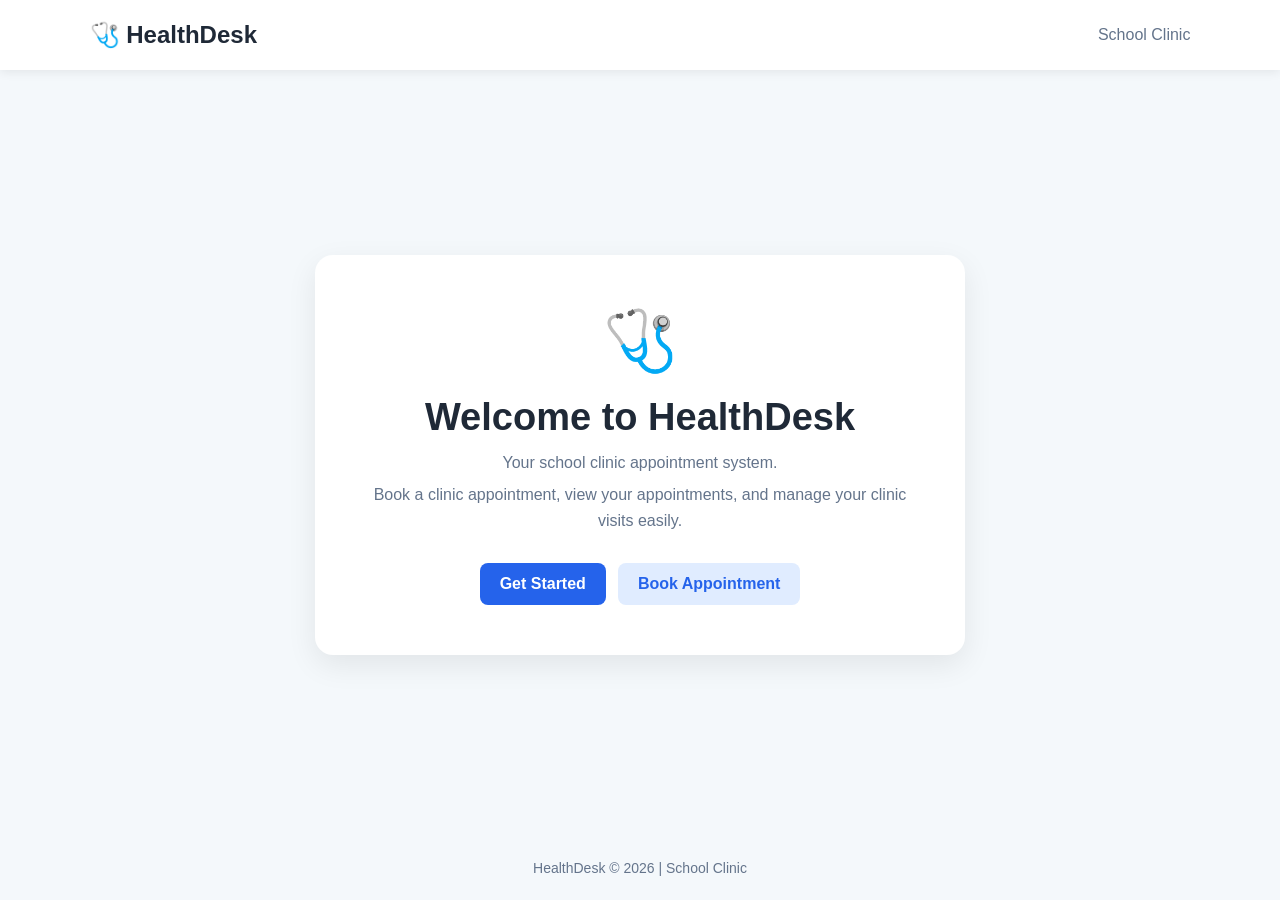
<file: index.html>
<!DOCTYPE html>
<html lang="en">
<head>
    <meta charset="UTF-8">
    <meta name="viewport" content="width=device-width, initial-scale=1.0">
    <title>HealthDesk - School Clinic</title>

    <link rel="stylesheet" href="style.css">
</head>

<body>

    <header class="navbar">
        <div class="logo">
            🩺 HealthDesk
        </div>

        <span class="clinic-name">
            School Clinic
        </span>
    </header>


    <main class="welcome-container">

        <div class="welcome-card">

            <div class="medical-icon">
                🩺
            </div>

            <h1>Welcome to HealthDesk</h1>

            <p>
                Your school clinic appointment system.
            </p>

            <p class="description">
                Book a clinic appointment, view your appointments,
                and manage your clinic visits easily.
            </p>

            <div class="button-container">

                <a href="dashboard.html" class="btn primary-btn">
                    Get Started
                </a>

                <a href="appointment.html" class="btn secondary-btn">
                    Book Appointment
                </a>

            </div>

        </div>

    </main>


    <footer>
        <p>HealthDesk © 2026 | School Clinic</p>
    </footer>

    <script src="script.js"></script>

</body>
</html>
</file>
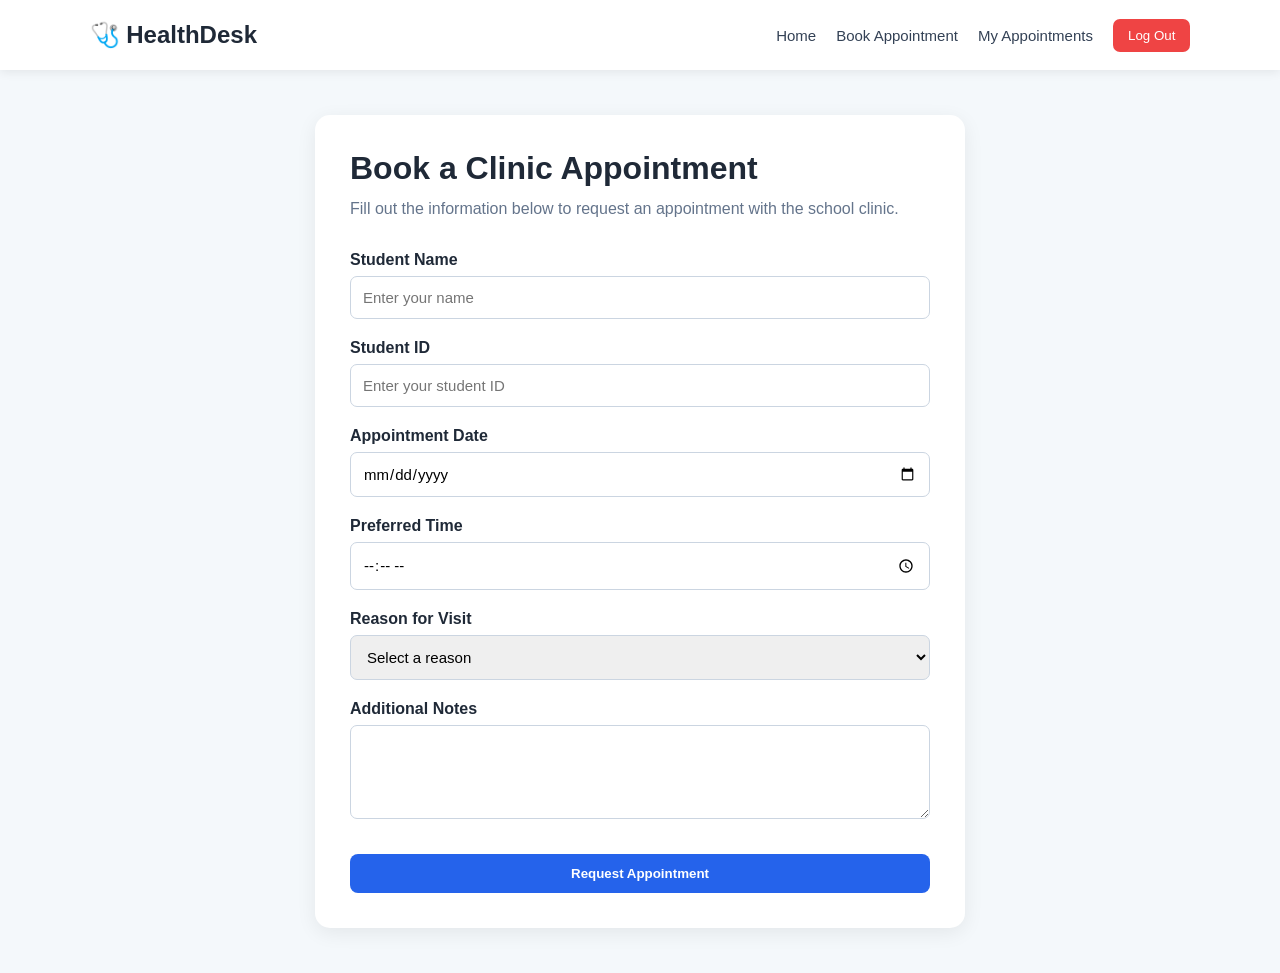
<file: appointment.html>
<!DOCTYPE html>
<html lang="en">

<head>

    <meta charset="UTF-8">

    <meta name="viewport"
          content="width=device-width, initial-scale=1.0">

    <title>Book Appointment - HealthDesk</title>

    <link rel="stylesheet" href="style.css">

</head>


<body>

    <header class="navbar">

        <div class="logo">
            🩺 HealthDesk
        </div>

        <nav>

            <a href="dashboard.html">
                Home
            </a>

            <a href="appointment.html">
                Book Appointment
            </a>

            <a href="appointments.html">
                My Appointments
            </a>

            <button id="logoutBtn">
                Log Out
            </button>

        </nav>

    </header>


    <main class="form-container">

        <div class="form-card">

            <h1>Book a Clinic Appointment</h1>

            <p>
                Fill out the information below to request
                an appointment with the school clinic.
            </p>


            <form id="appointmentForm">


                <label for="studentName">
                    Student Name
                </label>

                <input
                    type="text"
                    id="studentName"
                    placeholder="Enter your name"
                    required
                >


                <label for="studentId">
                    Student ID
                </label>

                <input
                    type="text"
                    id="studentId"
                    placeholder="Enter your student ID"
                    required
                >


                <label for="appointmentDate">
                    Appointment Date
                </label>

                <input
                    type="date"
                    id="appointmentDate"
                    required
                >


                <label for="appointmentTime">
                    Preferred Time
                </label>

                <input
                    type="time"
                    id="appointmentTime"
                    required
                >


                <label for="reason">
                    Reason for Visit
                </label>

                <select id="reason" required>

                    <option value="">
                        Select a reason
                    </option>

                    <option value="Medical Consultation">
                        Medical Consultation
                    </option>

                    <option value="First Aid">
                        First Aid
                    </option>

                    <option value="Follow-up">
                        Follow-up
                    </option>

                    <option value="Health Concern">
                        Health Concern
                    </option>

                    <option value="Other">
                        Other
                    </option>

                </select>


                <label for="notes">
                    Additional Notes
                </label>

                <textarea
                    id="notes"
                    rows="4"
                    placeholder="Optional information">
                </textarea>


                <button
                    type="submit"
                    class="btn primary-btn full-width">

                    Request Appointment

                </button>


            </form>

        </div>

    </main>


    <script src="script.js"></script>

</body>

</html>
</file>
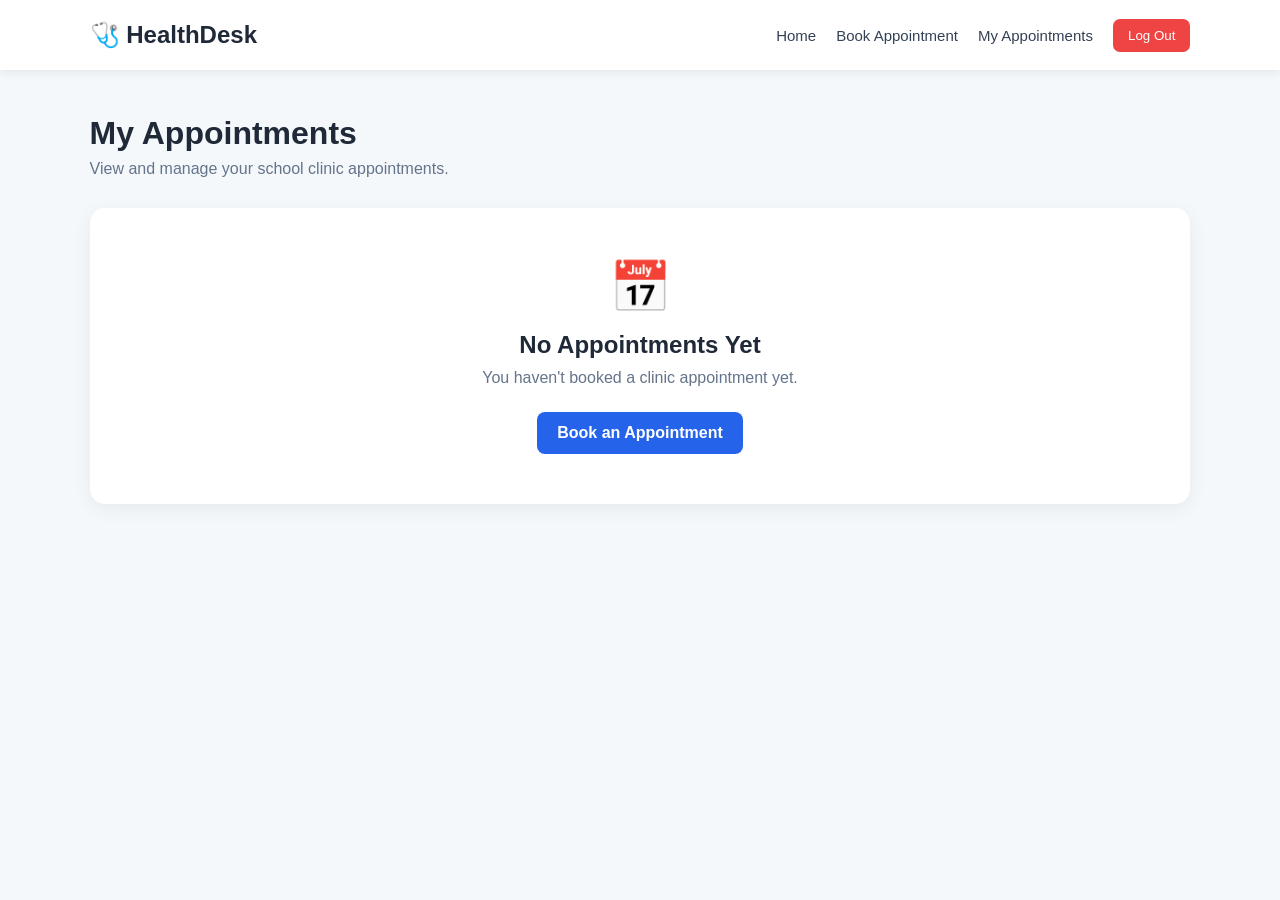
<file: appointments.html>
<!DOCTYPE html>
<html lang="en">

<head>

    <meta charset="UTF-8">

    <meta
        name="viewport"
        content="width=device-width, initial-scale=1.0"
    >

    <title>My Appointments - HealthDesk</title>

    <link rel="stylesheet" href="style.css">

</head>


<body>

    <header class="navbar">

        <div class="logo">
            🩺 HealthDesk
        </div>

        <nav>

            <a href="dashboard.html">
                Home
            </a>

            <a href="appointment.html">
                Book Appointment
            </a>

            <a href="appointments.html">
                My Appointments
            </a>

            <button id="logoutBtn">
                Log Out
            </button>

        </nav>

    </header>


    <main class="appointments-container">

        <h1>My Appointments</h1>

        <p>
            View and manage your school clinic appointments.
        </p>


        <!-- JavaScript will put appointments here -->

        <div id="appointmentsList"></div>

    </main>


    <script src="script.js"></script>

</body>

</html>
</file>
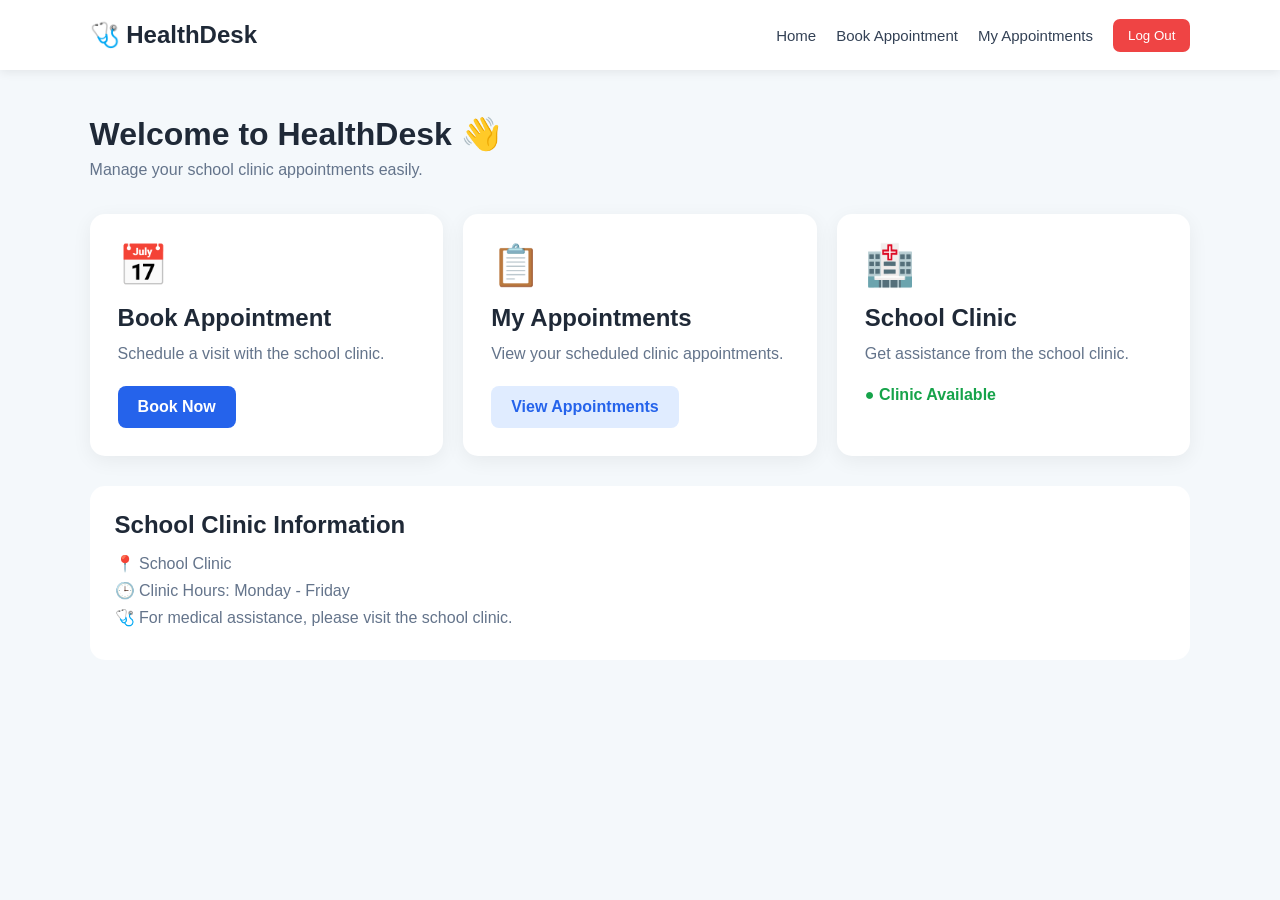
<file: dashboard.html>
<!DOCTYPE html>
<html lang="en">

<head>
    <meta charset="UTF-8">
    <meta name="viewport" content="width=device-width, initial-scale=1.0">

    <title>Dashboard - HealthDesk</title>

    <link rel="stylesheet" href="style.css">
</head>

<body>

    <header class="navbar">

        <div class="logo">
            🩺 HealthDesk
        </div>

        <nav>
            <a href="dashboard.html">Home</a>
            <a href="appointment.html">Book Appointment</a>
            <a href="appointments.html">My Appointments</a>
            <button id="logoutBtn">Log Out</button>
        </nav>

    </header>


    <main class="dashboard">

        <section class="welcome-section">

            <h1>Welcome to HealthDesk 👋</h1>

            <p>
                Manage your school clinic appointments easily.
            </p>

        </section>


        <section class="dashboard-cards">

            <div class="dashboard-card">

                <div class="card-icon">
                    📅
                </div>

                <h2>Book Appointment</h2>

                <p>
                    Schedule a visit with the school clinic.
                </p>

                <a href="appointment.html" class="btn primary-btn">
                    Book Now
                </a>

            </div>


            <div class="dashboard-card">

                <div class="card-icon">
                    📋
                </div>

                <h2>My Appointments</h2>

                <p>
                    View your scheduled clinic appointments.
                </p>

                <a href="appointments.html" class="btn secondary-btn">
                    View Appointments
                </a>

            </div>


            <div class="dashboard-card">

                <div class="card-icon">
                    🏥
                </div>

                <h2>School Clinic</h2>

                <p>
                    Get assistance from the school clinic.
                </p>

                <span class="clinic-status">
                    ● Clinic Available
                </span>

            </div>

        </section>


        <section class="clinic-info">

            <h2>School Clinic Information</h2>

            <p>
                📍 School Clinic
            </p>

            <p>
                🕒 Clinic Hours: Monday - Friday
            </p>

            <p>
                🩺 For medical assistance, please visit the school clinic.
            </p>

        </section>

    </main>


    <script src="script.js"></script>

</body>
</html>
</file>
<file: style.css>
* {
    margin: 0;
    padding: 0;
    box-sizing: border-box;
}


body {
    font-family: Arial, sans-serif;
    background: #f4f8fb;
    color: #1f2937;
    min-height: 100vh;
}


/* =========================
   NAVIGATION
========================= */

.navbar {
    background: white;
    min-height: 70px;
    padding: 0 7%;
    display: flex;
    align-items: center;
    justify-content: space-between;

    box-shadow: 0 2px 10px rgba(0,0,0,0.08);
}


.logo {
    font-size: 24px;
    font-weight: bold;
}


.clinic-name {
    color: #64748b;
}


nav {
    display: flex;
    align-items: center;
    gap: 20px;
}


nav a {
    text-decoration: none;
    color: #334155;
    font-size: 15px;
}


nav a:hover {
    color: #2563eb;
}


nav button {
    border: none;
    background: #ef4444;
    color: white;

    padding: 9px 15px;
    border-radius: 7px;

    cursor: pointer;
}


nav button:hover {
    background: #dc2626;
}


/* =========================
   BUTTONS
========================= */

.btn {
    display: inline-block;

    padding: 12px 20px;

    border-radius: 8px;

    text-decoration: none;

    font-weight: bold;

    border: none;

    cursor: pointer;

    transition: 0.2s;
}


.primary-btn {
    background: #2563eb;
    color: white;
}


.primary-btn:hover {
    background: #1d4ed8;
}


.secondary-btn {
    background: #e0ecff;
    color: #2563eb;
}


.secondary-btn:hover {
    background: #cbdcff;
}


.full-width {
    width: 100%;
    margin-top: 15px;
}


/* =========================
   WELCOME PAGE
========================= */

.welcome-container {
    min-height: calc(100vh - 130px);

    display: flex;

    justify-content: center;

    align-items: center;

    padding: 30px;
}


.welcome-card {
    background: white;

    max-width: 650px;

    width: 100%;

    padding: 50px;

    border-radius: 18px;

    text-align: center;

    box-shadow: 0 10px 30px rgba(0,0,0,0.08);
}


.medical-icon {
    font-size: 60px;
    margin-bottom: 20px;
}


.welcome-card h1 {
    font-size: 38px;
    margin-bottom: 15px;
}


.welcome-card p {
    color: #64748b;
}


.description {
    margin-top: 10px;
    line-height: 1.6;
}


.button-container {
    margin-top: 30px;

    display: flex;

    justify-content: center;

    gap: 12px;
}


/* =========================
   DASHBOARD
========================= */

.dashboard {
    padding: 45px 7%;
}


.welcome-section {
    margin-bottom: 35px;
}


.welcome-section h1 {
    font-size: 32px;
    margin-bottom: 8px;
}


.welcome-section p {
    color: #64748b;
}


.dashboard-cards {
    display: grid;

    grid-template-columns:
        repeat(3, 1fr);

    gap: 20px;
}


.dashboard-card {
    background: white;

    padding: 28px;

    border-radius: 15px;

    box-shadow:
        0 5px 20px rgba(0,0,0,0.06);
}


.card-icon {
    font-size: 40px;
    margin-bottom: 15px;
}


.dashboard-card h2 {
    margin-bottom: 10px;
}


.dashboard-card p {
    color: #64748b;

    line-height: 1.5;

    margin-bottom: 20px;
}


.clinic-status {
    color: #16a34a;

    font-weight: bold;
}


.clinic-info {
    margin-top: 30px;

    background: white;

    padding: 25px;

    border-radius: 15px;
}


.clinic-info h2 {
    margin-bottom: 15px;
}


.clinic-info p {
    margin: 8px 0;

    color: #64748b;
}


/* =========================
   APPOINTMENT FORM
========================= */

.form-container {
    padding: 45px 20px;

    display: flex;

    justify-content: center;
}


.form-card {
    background: white;

    width: 100%;

    max-width: 650px;

    padding: 35px;

    border-radius: 15px;

    box-shadow:
        0 5px 20px rgba(0,0,0,0.07);
}


.form-card h1 {
    margin-bottom: 10px;
}


.form-card > p {
    color: #64748b;

    margin-bottom: 30px;

    line-height: 1.5;
}


form {
    display: flex;

    flex-direction: column;
}


label {
    margin-bottom: 7px;

    font-weight: bold;
}


input,
select,
textarea {
    width: 100%;

    padding: 12px;

    margin-bottom: 20px;

    border: 1px solid #cbd5e1;

    border-radius: 7px;

    font-size: 15px;

    font-family: inherit;
}


input:focus,
select:focus,
textarea:focus {
    outline: none;

    border-color: #2563eb;

    box-shadow:
        0 0 0 2px rgba(37,99,235,0.1);
}


/* =========================
   APPOINTMENTS
========================= */

.appointments-container {
    padding: 45px 7%;
}


.appointments-container > p {
    color: #64748b;

    margin-top: 8px;

    margin-bottom: 30px;
}


.empty-state {
    background: white;

    padding: 50px;

    text-align: center;

    border-radius: 15px;

    box-shadow:
        0 5px 20px rgba(0,0,0,0.06);
}


.empty-icon {
    font-size: 50px;

    margin-bottom: 15px;
}


.empty-state h2 {
    margin-bottom: 10px;
}


.empty-state p {
    color: #64748b;

    margin-bottom: 25px;
}


/* =========================
   FOOTER
========================= */

footer {
    text-align: center;

    padding: 20px;

    color: #64748b;

    font-size: 14px;
}


/* =========================
   MOBILE
========================= */

@media (max-width: 800px) {

    .navbar {
        padding: 15px 5%;

        flex-direction: column;

        gap: 15px;
    }


    nav {
        flex-wrap: wrap;

        justify-content: center;
    }


    .dashboard-cards {
        grid-template-columns: 1fr;
    }


    .welcome-card {
        padding: 30px 20px;
    }


    .welcome-card h1 {
        font-size: 30px;
    }


    .button-container {
        flex-direction: column;
    }


    .form-card {
        padding: 25px 20px;
    }

}
/* =========================
   APPOINTMENT CARDS
========================= */

.appointment-card {
    background: white;

    padding: 25px;

    margin-bottom: 20px;

    border-radius: 15px;

    box-shadow:
        0 5px 20px rgba(0, 0, 0, 0.06);
}


.appointment-header {
    display: flex;

    justify-content: space-between;

    align-items: center;

    gap: 15px;

    margin-bottom: 20px;
}


.appointment-header h2 {
    font-size: 20px;
}


.appointment-status {
    background: #fff7ed;

    color: #ea580c;

    padding: 7px 12px;

    border-radius: 20px;

    font-size: 13px;

    font-weight: bold;
}


.appointment-details {
    border-top: 1px solid #e5e7eb;

    padding-top: 15px;

    margin-bottom: 20px;
}


.appointment-details p {
    margin: 10px 0;

    color: #64748b;
}


.appointment-details strong {
    color: #1f2937;
}


.cancel-btn {
    background: #ef4444;

    color: white;

    border: none;

    padding: 10px 15px;

    border-radius: 7px;

    cursor: pointer;

    font-weight: bold;
}


.cancel-btn:hover {
    background: #dc2626;
}


@media (max-width: 600px) {

    .appointment-header {
        flex-direction: column;

        align-items: flex-start;
    }

}
</file>
